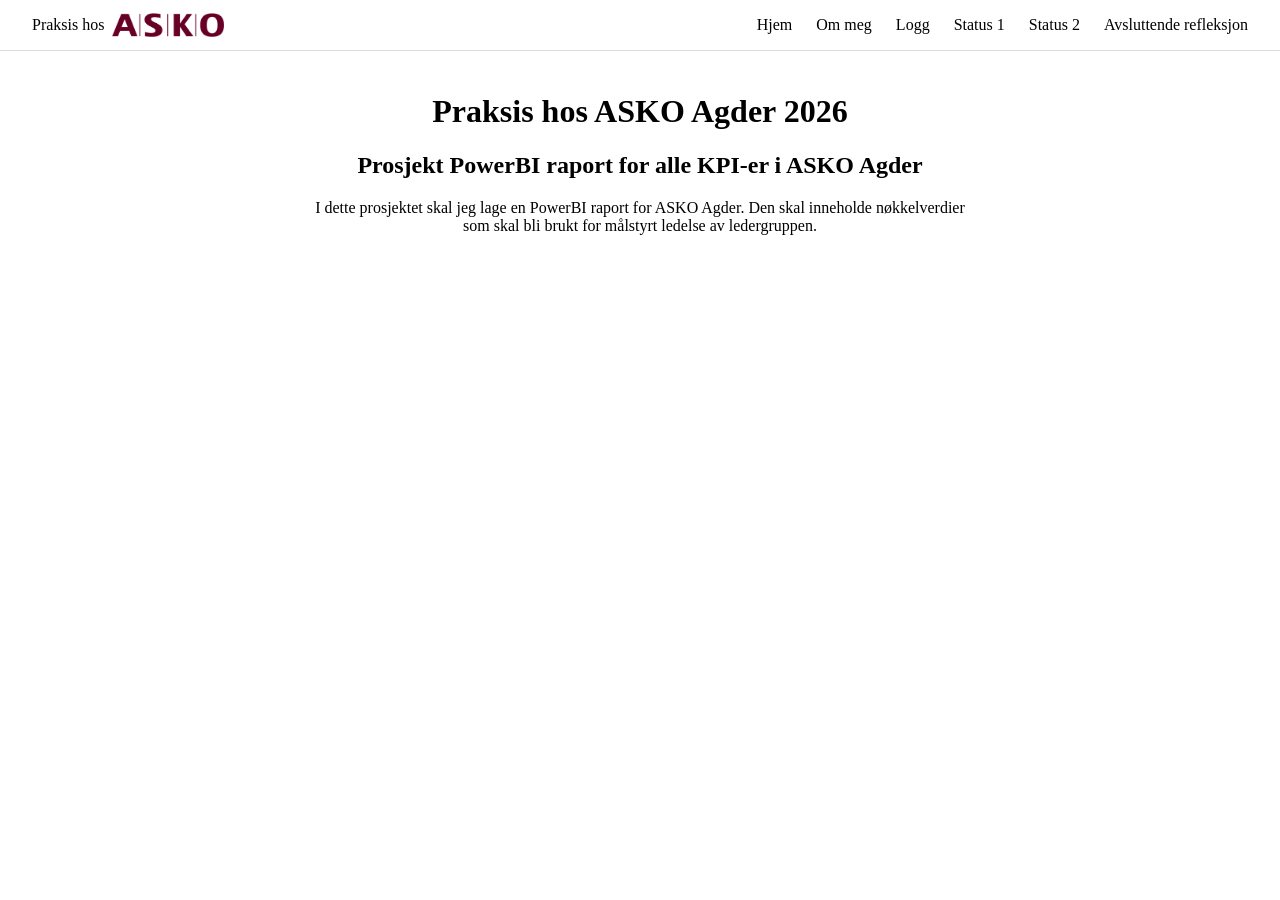
<file: index.html>
﻿<!doctype html>
<html lang="en">
  <head>
    <meta charset="UTF-8" />
    <meta name="viewport" content="width=device-width, initial-scale=1.0" />
    <title>Nettside Praksis 2</title>
    <link rel="stylesheet" href="./css/felles/navbar.css" />
    <link rel="stylesheet" href="./css/enkelt-side/Index.css" />
  </head>
  <body>
    <div data-navbar></div>
    <main class="home-page">
      <h1>Praksis hos ASKO Agder 2026</h1>
      <h2>Prosjekt PowerBI raport for alle KPI-er i ASKO Agder</h2>
      <p>
        I dette prosjektet skal jeg lage en PowerBI raport for ASKO Agder. 
        Den skal inneholde nøkkelverdier som skal bli brukt for målstyrt ledelse av ledergruppen.
      </p>
    </main>
    <script src="./js/navbar.js"></script>
  </body>
</html>
</file>
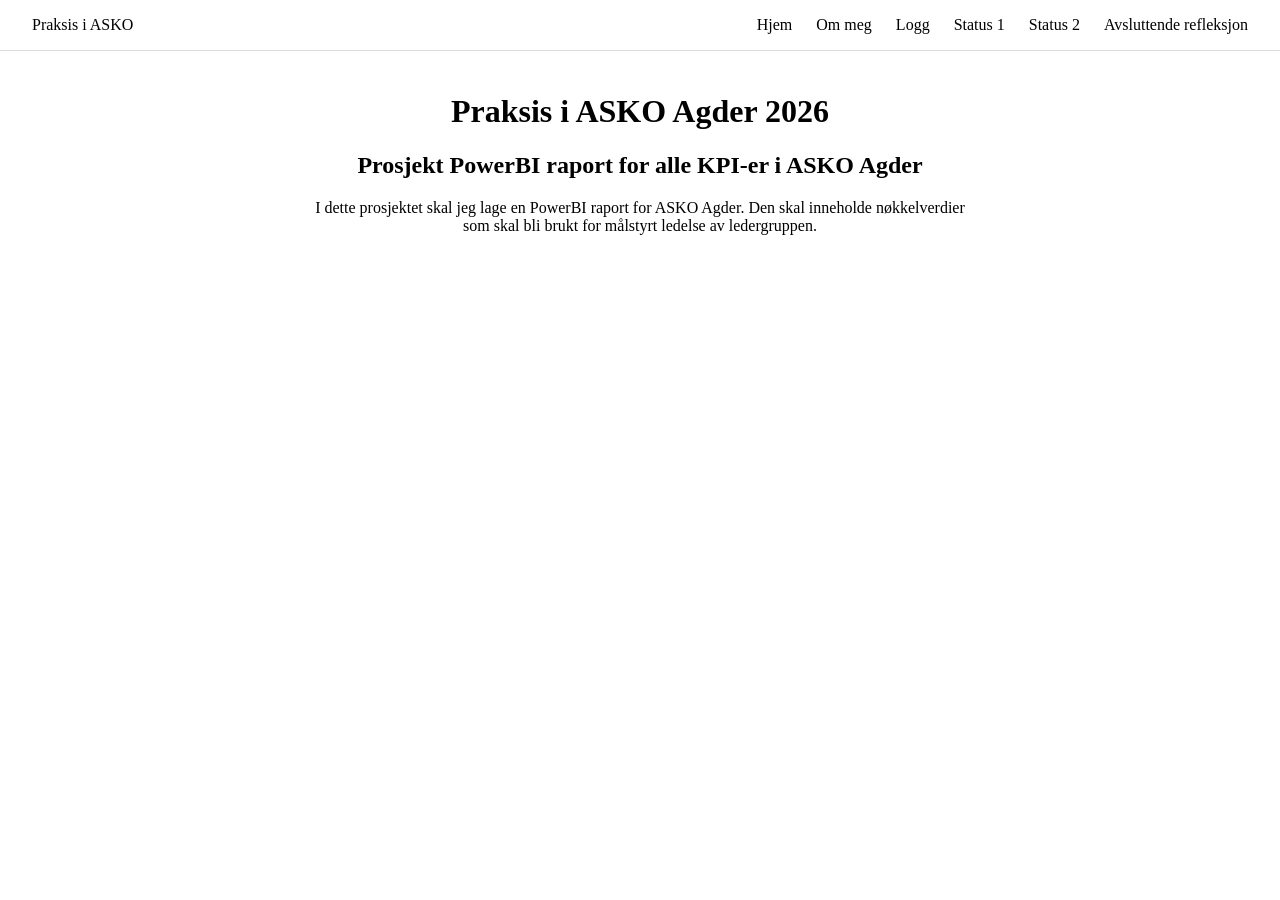
<file: html/index.html>
<!doctype html>
<html lang="en">
  <head>
    <meta charset="UTF-8" />
    <meta name="viewport" content="width=device-width, initial-scale=1.0" />
    <title>Nettside Praksis 2</title>
    <link rel="stylesheet" href="../css/felles/navbar.css" />
    <link rel="stylesheet" href="../css/enkelt-side/Index.css" />
  </head>
  <body>
    <div data-navbar></div>
    <main class="home-page">
      <h1>Praksis i ASKO Agder 2026</h1>
      <h2>Prosjekt PowerBI raport for alle KPI-er i ASKO Agder</h2>
      <p>
        I dette prosjektet skal jeg lage en PowerBI raport for ASKO Agder. 
        Den skal inneholde nøkkelverdier som skal bli brukt for målstyrt ledelse av ledergruppen.
      </p>
    </main>
    <script src="../js/navbar.js"></script>
  </body>
</html>
</file>
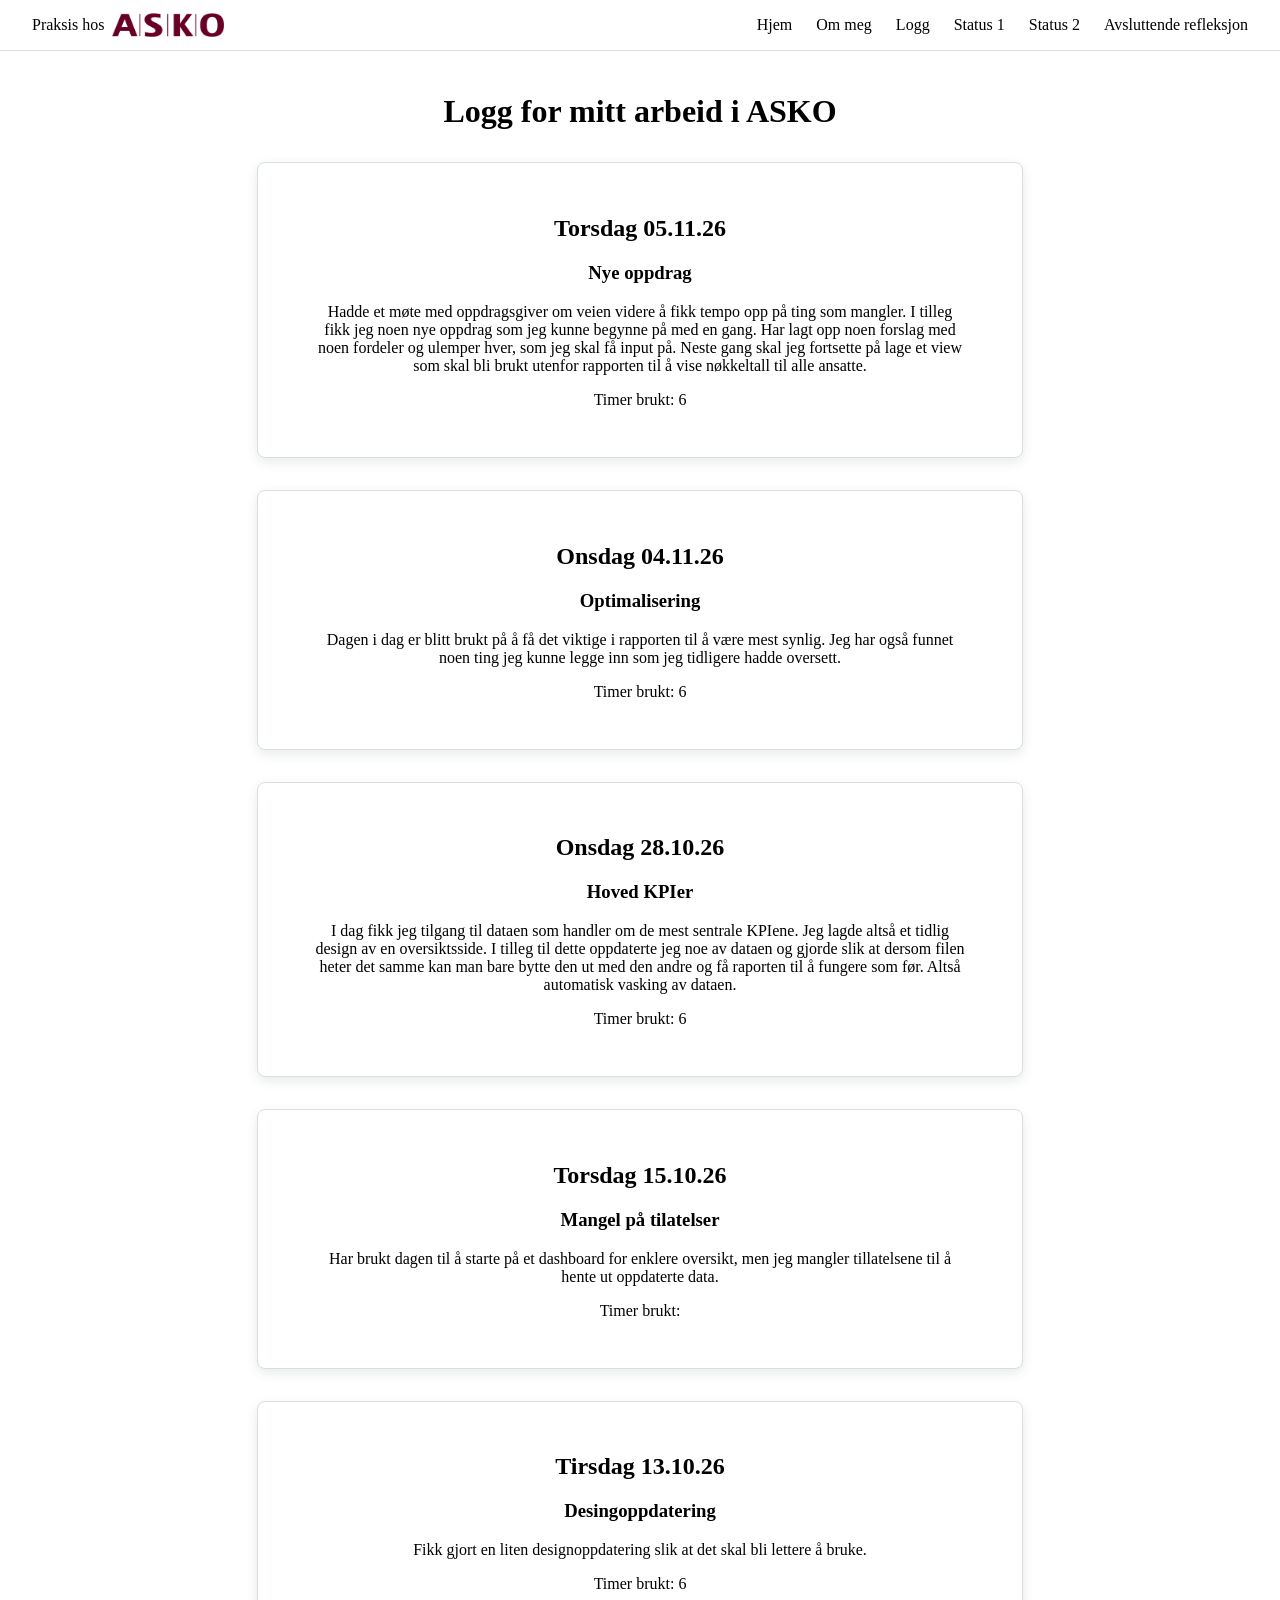
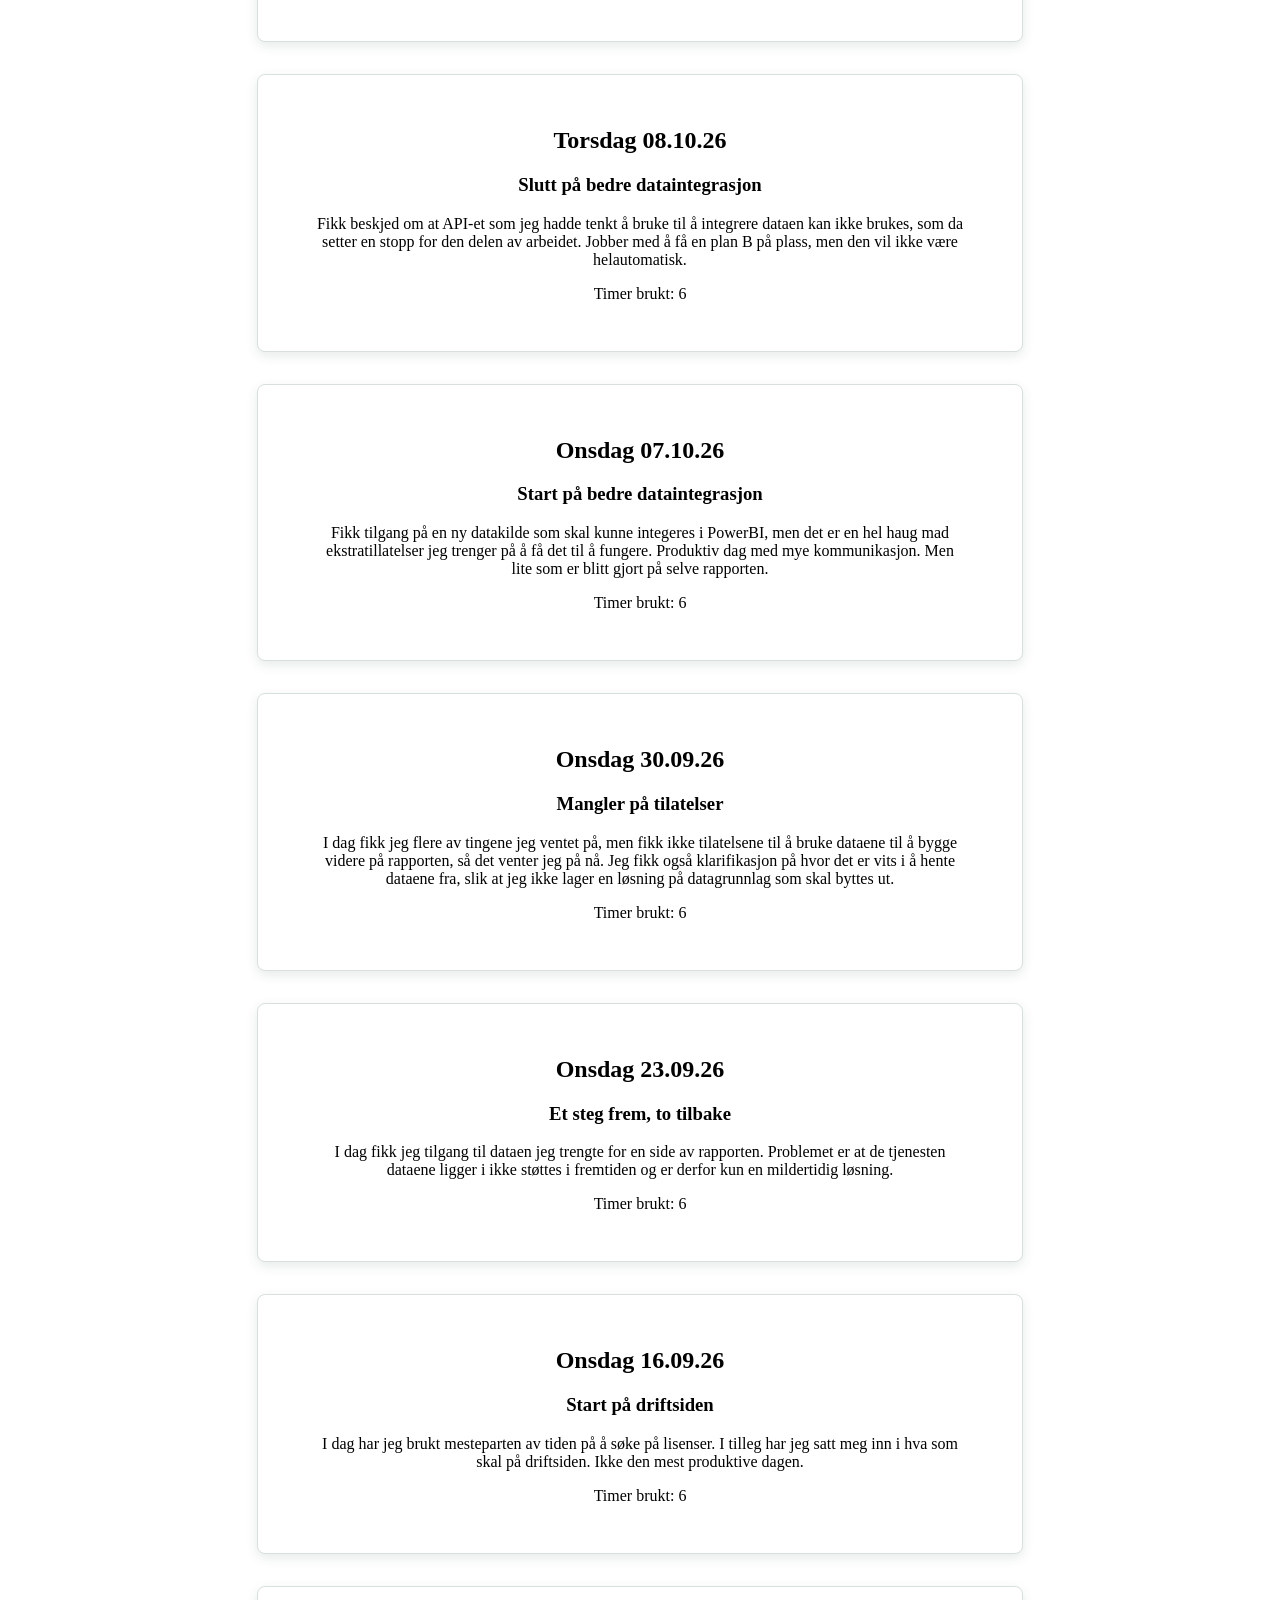
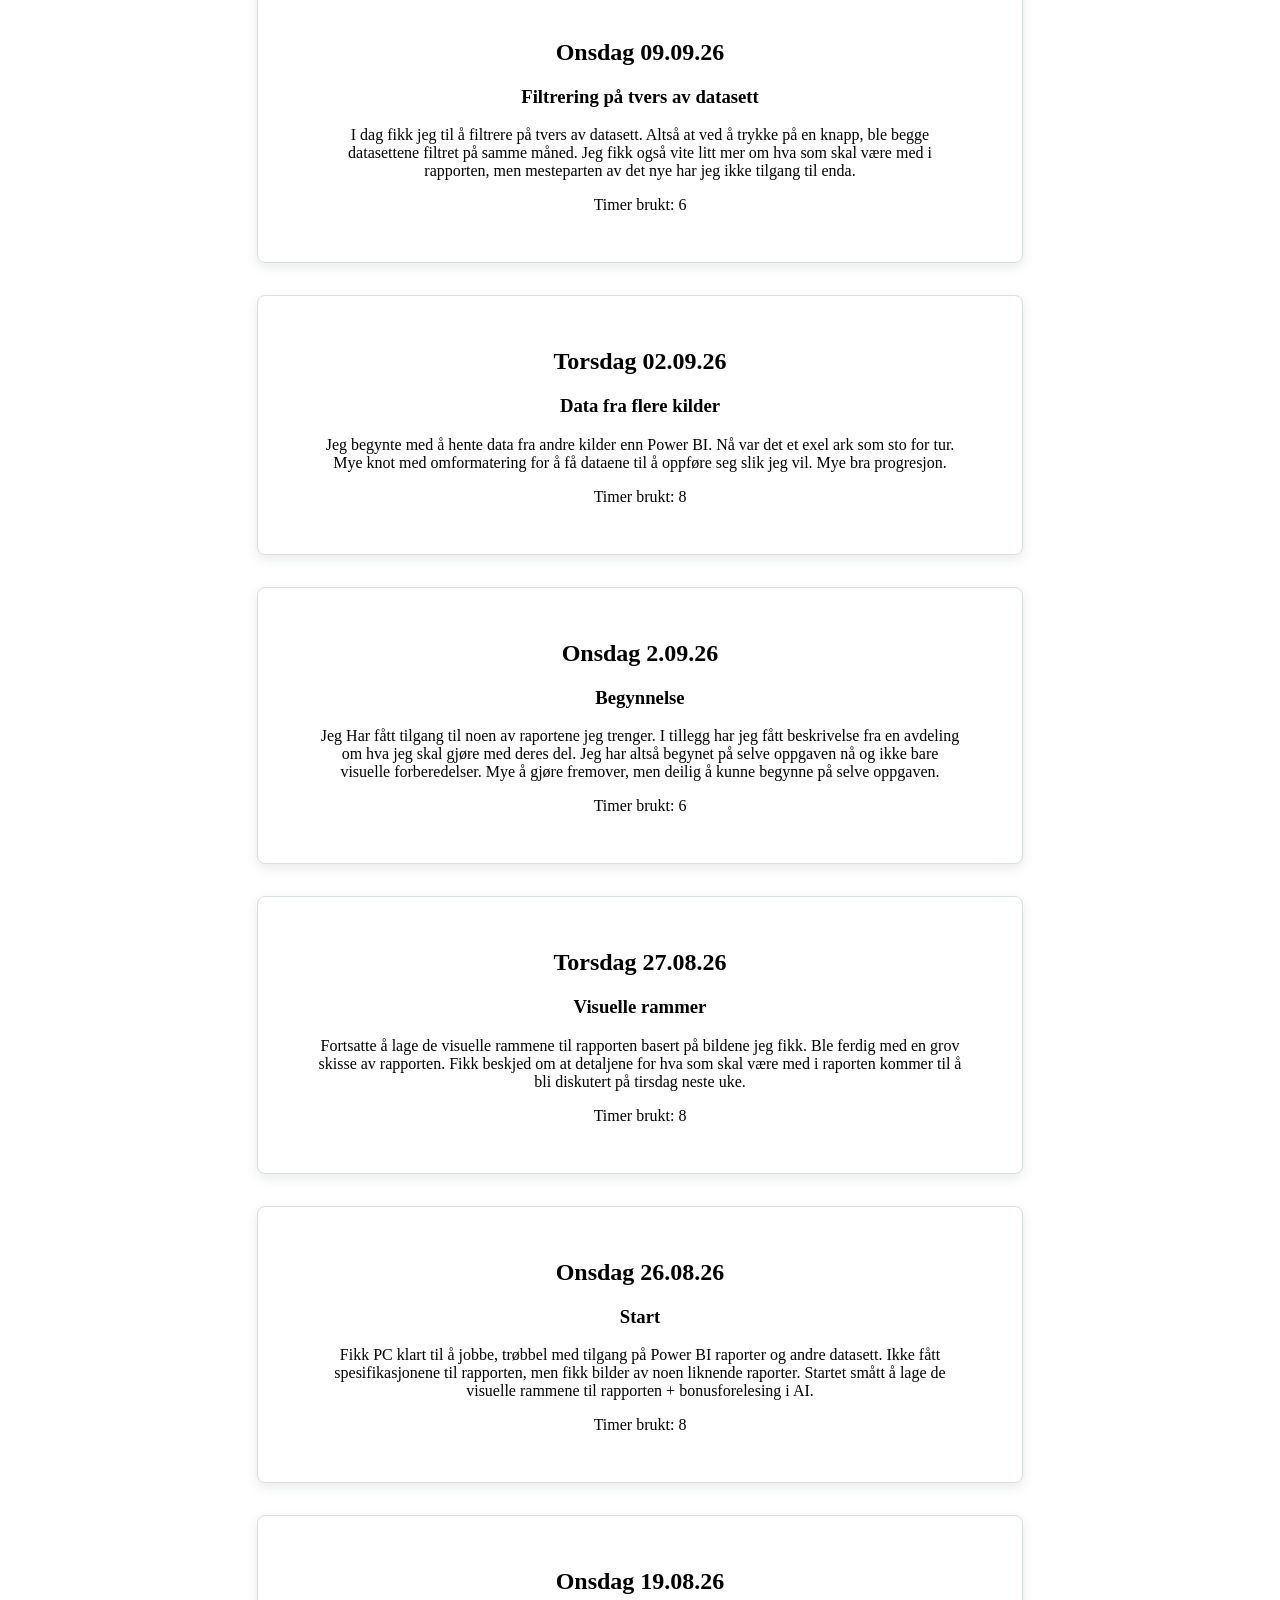
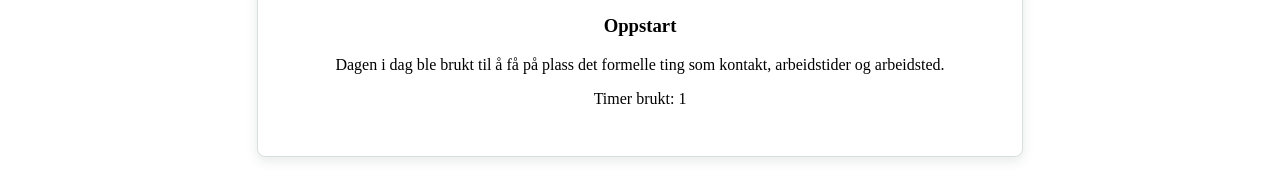
<file: logg.html>
﻿<!doctype html>
<html lang="no">
  <head>
    <meta charset="UTF-8" />
    <meta name="viewport" content="width=device-width, initial-scale=1.0" />
    <title>Logg | Nettside Praksis 2</title>
    <link rel="stylesheet" href="./css/felles/navbar.css" />
    <link rel="stylesheet" href="./css/enkelt-side/Logg.css" />
  </head>
  <body>
    <div data-navbar></div>
    <main class="logg-page">
      <header class="logg-intro">
        <h1>Logg for mitt arbeid i ASKO</h1>
      </header>

      <section class="logg-entries" aria-label="Logginnlegg">
        <!--Kopier denne delen-->
        <!-- 
        <article class="logg-entry">
          <div class="logg-content">
            <h2>Dag + Dato</h2>
            <h3>Oppsumering</h3>
            <p>
             Tekst om hva som ble gjort den dagen.  
            </p>
            <p>Timer brukt: </p>
          </div>
        </article> 
        -->
        
        
        <article class="logg-entry">
          <div class="logg-content">
            <h2>Torsdag 05.11.26</h2>
            <h3>Nye oppdrag</h3>
            <p>
             Hadde et møte med oppdragsgiver om veien videre å fikk tempo opp på ting som mangler.
             I tilleg fikk jeg noen nye oppdrag som jeg kunne begynne på med en gang.
             Har lagt opp noen forslag med noen fordeler og ulemper hver, som jeg skal få input på.
             Neste gang skal jeg fortsette på lage et view som skal bli brukt utenfor rapporten til å vise nøkkeltall til alle ansatte.
            </p>
            <p>Timer brukt: 6</p>
          </div>
        </article> 
       
        
        <article class="logg-entry">
          <div class="logg-content">
            <h2>Onsdag 04.11.26</h2>
            <h3>Optimalisering</h3>
            <p>
             Dagen i dag er blitt brukt på å få det viktige i rapporten til å være mest synlig.
             Jeg har også funnet noen ting jeg kunne legge inn som jeg tidligere hadde oversett.
            </p>
            <p>Timer brukt: 6</p>
          </div>
        </article> 
       

        <article class="logg-entry">
          <div class="logg-content">
            <h2>Onsdag 28.10.26</h2>
            <h3>Hoved KPIer</h3>
            <p>
             I dag fikk jeg tilgang til dataen som handler om de mest sentrale KPIene.
             Jeg lagde altså et tidlig design av en oversiktsside.
             I tilleg til dette oppdaterte jeg noe av dataen og gjorde slik at dersom filen heter det samme kan man bare bytte den ut med den andre og få raporten til å fungere som før.
             Altså automatisk vasking av dataen. 
            </p>
            <p>Timer brukt: 6</p>
          </div>
        </article> 
       
        
        <article class="logg-entry">
          <div class="logg-content">
            <h2>Torsdag 15.10.26</h2>
            <h3>Mangel på tilatelser</h3>
            <p>
             Har brukt dagen til å starte på et dashboard for enklere oversikt, men jeg mangler tillatelsene til å hente ut oppdaterte data.  
            </p>
            <p>Timer brukt: </p>
          </div>
        </article> 
       
        
        <article class="logg-entry">
          <div class="logg-content">
            <h2>Tirsdag 13.10.26</h2>
            <h3>Desingoppdatering</h3>
            <p>
             Fikk gjort en liten designoppdatering slik at det skal bli lettere å bruke. 
            </p>
            <p>Timer brukt: 6</p>
          </div>
        </article> 
       
        
        <article class="logg-entry">
          <div class="logg-content">
            <h2>Torsdag 08.10.26</h2>
            <h3>Slutt på bedre dataintegrasjon</h3>
            <p>
              Fikk beskjed om at API-et som jeg hadde tenkt å bruke til å integrere dataen kan ikke brukes, som da setter en stopp for den delen av arbeidet.
              Jobber med å få en plan B på plass, men den vil ikke være helautomatisk.
            </p>
            <p>Timer brukt: 6</p>
          </div>
        </article> 
       

        <article class="logg-entry">
          <div class="logg-content">
            <h2>Onsdag 07.10.26</h2>
            <h3>Start på bedre dataintegrasjon</h3>
            <p>
             Fikk tilgang på en ny datakilde som skal kunne integeres i PowerBI, men det er en hel haug mad ekstratillatelser jeg trenger på å få det til å fungere.
             Produktiv dag med mye kommunikasjon.
             Men lite som er blitt gjort på selve rapporten.
            </p>
            <p>Timer brukt: 6</p>
          </div>
        </article> 
       

        <article class="logg-entry">
          <div class="logg-content">
            <h2>Onsdag 30.09.26</h2>
            <h3>Mangler på tilatelser</h3>
            <p>
             I dag fikk jeg flere av tingene jeg ventet på, men fikk ikke tilatelsene til å bruke dataene til å bygge videre på rapporten, så det venter jeg på nå.
             Jeg fikk også klarifikasjon på hvor det er vits i å hente dataene fra, slik at jeg ikke lager en løsning på datagrunnlag som skal byttes ut. 
            </p>
            <p>Timer brukt: 6</p>
          </div>
        </article> 

        <article class="logg-entry">
          <div class="logg-content">
            <h2>Onsdag 23.09.26</h2>
            <h3>Et steg frem, to tilbake</h3>
            <p>
             I dag fikk jeg tilgang til dataen jeg trengte for en side av rapporten.
             Problemet er at de tjenesten dataene ligger i ikke støttes i fremtiden og er derfor kun en mildertidig løsning.  
            </p>
            <p>Timer brukt: 6</p>
          </div>
        </article> 
       

        <article class="logg-entry">
          <div class="logg-content">
            <h2>Onsdag 16.09.26</h2>
            <h3>Start på driftsiden</h3>
            <p>
             I dag har jeg brukt mesteparten av tiden på å søke på lisenser. 
             I tilleg har jeg satt meg inn i hva som skal på driftsiden. 
             Ikke den mest produktive dagen. 
            </p>
            <p>Timer brukt: 6</p>
          </div>
        </article>

        <article class="logg-entry">
          <div class="logg-content">
            <h2>Onsdag 09.09.26</h2>
            <h3>Filtrering på tvers av datasett</h3>
            <p>
             I dag fikk jeg til å filtrere på tvers av datasett.
             Altså at ved å trykke på en knapp, ble begge datasettene filtret på samme måned.
             Jeg fikk også vite litt mer om hva som skal være med i rapporten, men mesteparten av det nye har jeg ikke tilgang til enda.  
            </p>
            <p>Timer brukt: 6</p>
          </div>
        </article>


         <article class="logg-entry">
          <div class="logg-content">
            <h2>Torsdag 02.09.26</h2>
            <h3>Data fra flere kilder</h3>
            <p>
             Jeg begynte med å hente data fra andre kilder enn Power BI. 
             Nå var det et exel ark som sto for tur. 
             Mye knot med omformatering for å få dataene til å oppføre seg slik jeg vil. 
             Mye bra progresjon.
            </p>
            <p>Timer brukt: 8</p>
          </div>
        </article> 

        <article class="logg-entry">
          <div class="logg-content">
            <h2>Onsdag 2.09.26</h2>
            <h3>Begynnelse</h3>
            <p>
             Jeg Har fått tilgang til noen av raportene jeg trenger. 
             I tillegg har jeg fått beskrivelse fra en avdeling om hva jeg skal gjøre med deres del. 
             Jeg har altså begynet på selve oppgaven nå og ikke bare visuelle forberedelser. 
             Mye å gjøre fremover, men deilig å kunne begynne på selve oppgaven.
            </p>
            <p>Timer brukt: 6</p>
          </div>
        </article> 

        <article class="logg-entry">
          <div class="logg-content">
            <h2>Torsdag 27.08.26</h2>
            <h3>Visuelle rammer</h3>
            <p>
             Fortsatte å lage de visuelle rammene til rapporten basert på bildene jeg fikk. 
             Ble ferdig med en grov skisse av rapporten. 
             Fikk beskjed om at detaljene for hva som skal være med i raporten kommer til å bli diskutert på tirsdag neste uke.
            </p>
            <p>Timer brukt: 8</p>
          </div>
        </article>
        
        <article class="logg-entry">
          <div class="logg-content">
            <h2>Onsdag 26.08.26</h2>
            <h3>Start</h3>
            <p>
             Fikk PC klart til å jobbe, trøbbel med tilgang på Power BI raporter og andre datasett. 
             Ikke fått spesifikasjonene til rapporten, men fikk bilder av noen liknende raporter. 
             Startet smått å lage de visuelle rammene til rapporten + bonusforelesing i AI.
            </p>
            <p>Timer brukt: 8</p>
          </div>
        </article>

        <article class="logg-entry">
          <div class="logg-content">
            <h2>Onsdag 19.08.26</h2>
            <h3>Oppstart</h3>
            <p>
              Dagen i dag ble brukt til å få på plass det formelle ting som kontakt, arbeidstider og arbeidsted.
            </p>
            <p>Timer brukt: 1</p>
          </div>
        </article>
    
        </section>
    </main>
    <script src="./js/navbar.js"></script>
  </body>
</html>
</file>
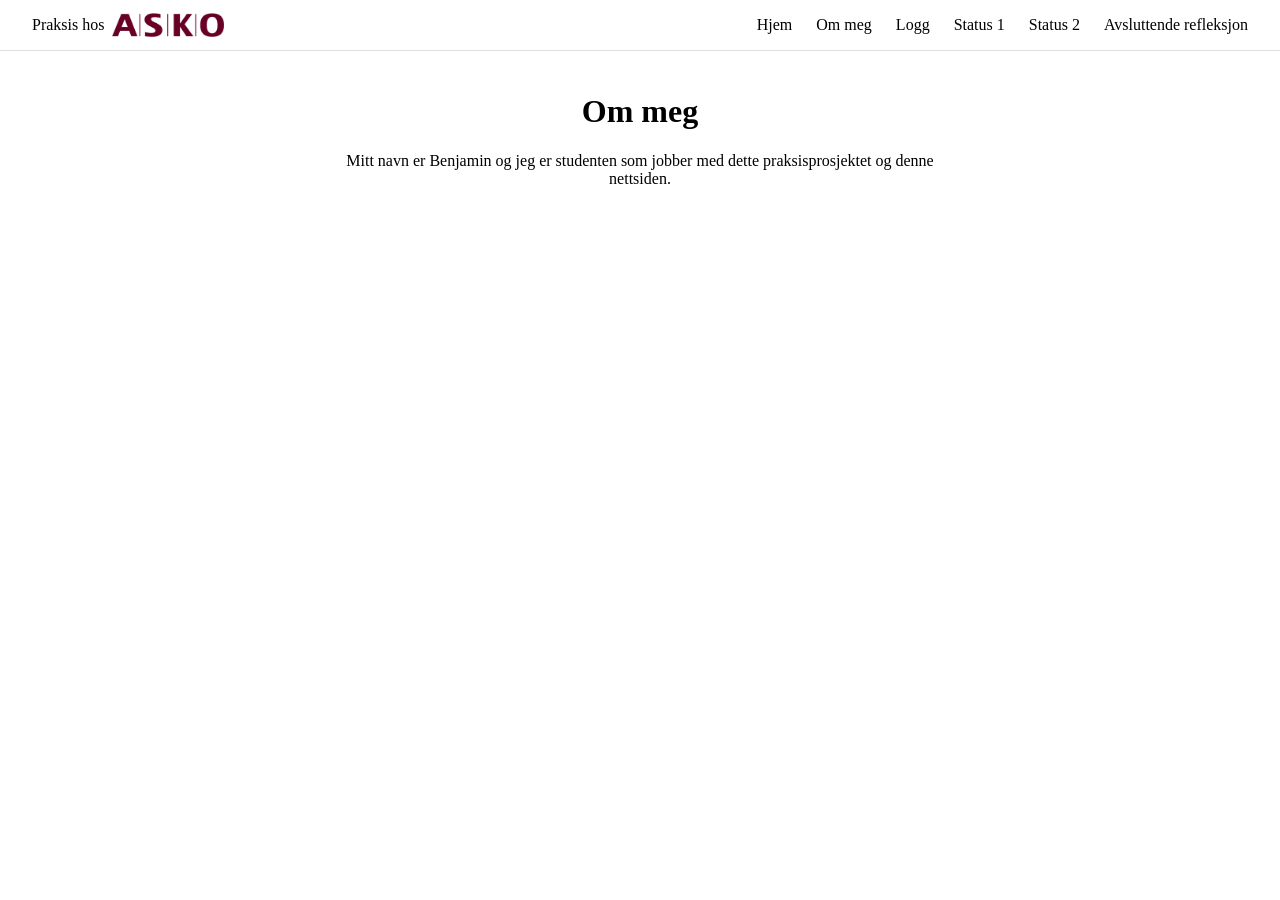
<file: om-meg.html>
﻿<!doctype html>
<html lang="no">
  <head>
    <meta charset="UTF-8" />
    <meta name="viewport" content="width=device-width, initial-scale=1.0" />
    <title>Om meg | Nettside Praksis 2</title>
    <link rel="stylesheet" href="./css/felles/navbar.css" />
    <link rel="stylesheet" href="./css/enkelt-side/om-meg.css" />
  </head>
  <body>
    <div data-navbar></div>
    <main>
      <div class="om-meg">
        <h1>Om meg</h1>
        <p>
        Mitt navn er Benjamin og jeg er studenten som jobber med dette praksisprosjektet og denne nettsiden.
        </p>
      </div>
    </main>
    <script src="./js/navbar.js"></script>
  </body>
</html>
</file>
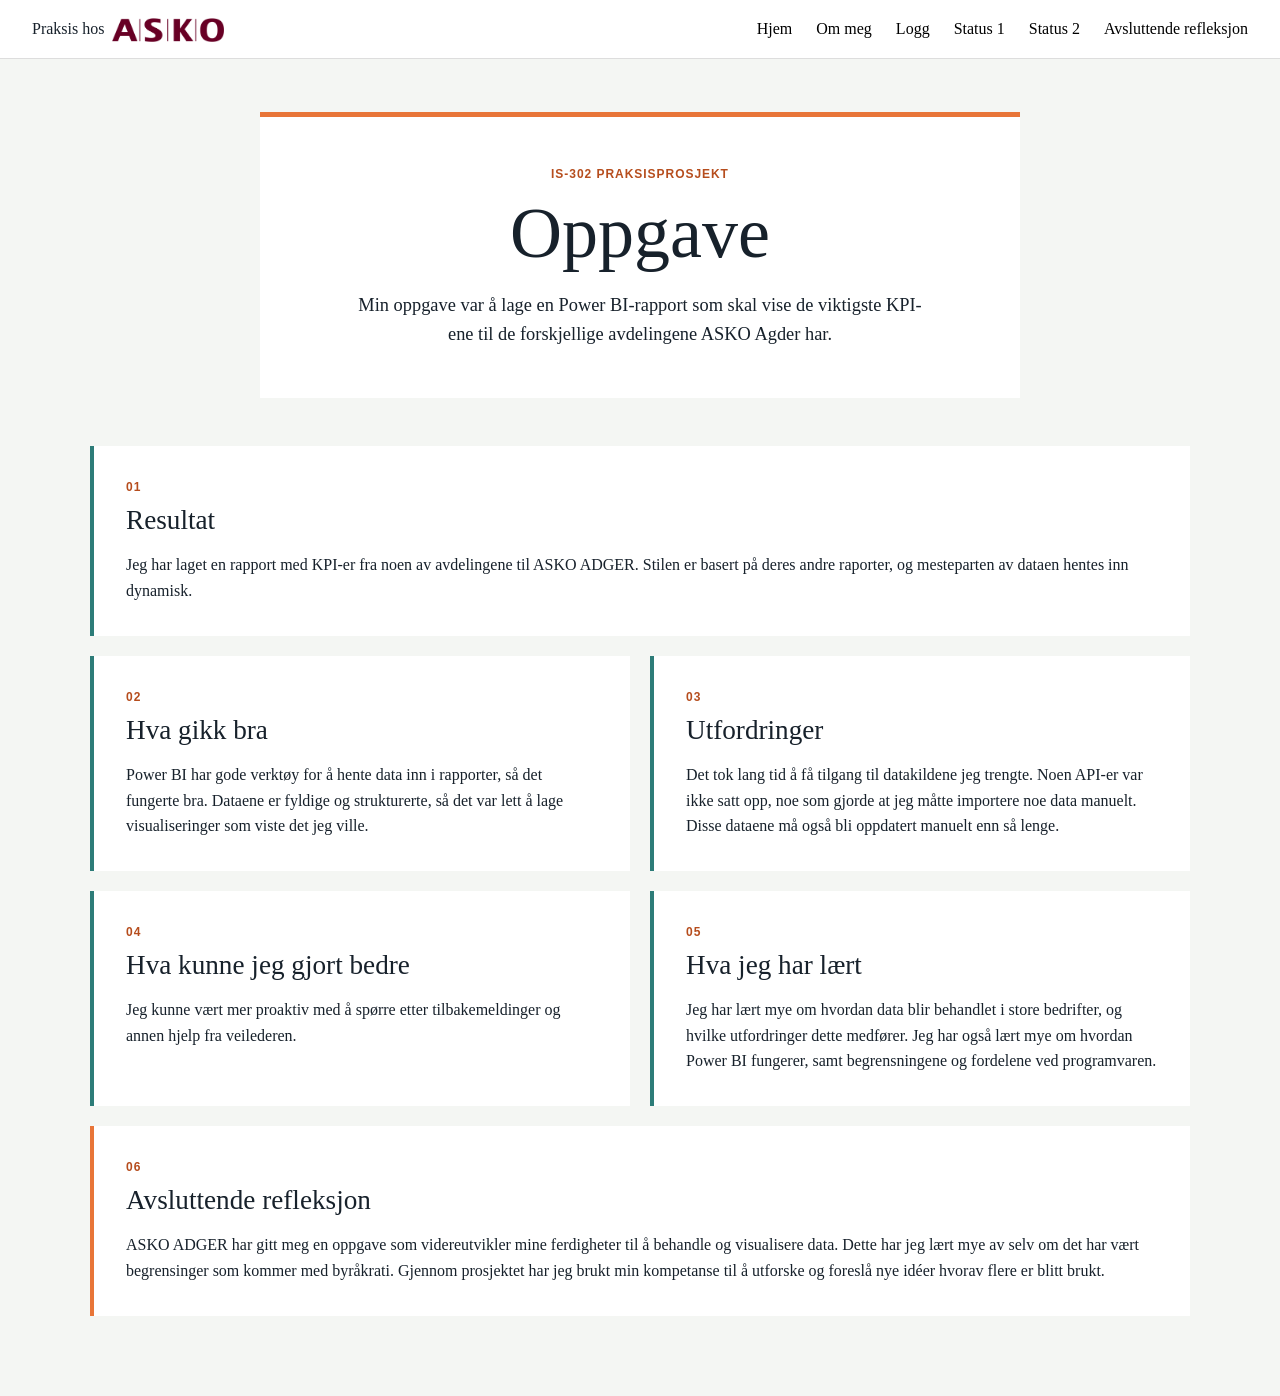
<file: refleksjon.html>
<!doctype html>
<html lang="no">
	<head>
		<meta charset="UTF-8" />
		<meta name="viewport" content="width=device-width, initial-scale=1.0" />
		<title>Prosjektoppsummering | Nettside Praksis 2</title>
		<link rel="stylesheet" href="./css/felles/navbar.css" />
		<link rel="stylesheet" href="./css/enkelt-side/Refleksjon.css" />
	</head>
	<body>
		<div data-navbar></div>

		<main class="summary-page">
			<header class="summary-hero">
				<p class="eyebrow">IS-302 praksisprosjekt</p>
				<h1>Oppgave</h1>
				<p class="summary-intro">
					Min oppgave var å lage en Power BI-rapport som skal vise de viktigste KPI-ene til de forskjellige avdelingene ASKO Agder har.

				</p>
			</header>

			<div class="summary-grid">
				<section class="summary-section summary-section--wide" id="prosjektet">
					<p class="section-label">01</p>
					<h2>Resultat</h2>
					<p>
						Jeg har laget en rapport med KPI-er fra noen av avdelingene til ASKO ADGER.
                        Stilen er basert på deres andre raporter, og mesteparten av dataen hentes inn dynamisk.
					</p>
				</section>

				<section class="summary-section" id="arbeidsplassen">
					<p class="section-label">02</p>
					<h2>Hva gikk bra</h2>
					<p>
						Power BI har gode verktøy for å hente data inn i rapporter, så det fungerte bra.
                        Dataene er fyldige og strukturerte, så det var lett å lage visualiseringer som viste det jeg ville.
					</p>
				</section>

				<section class="summary-section" id="arbeidsprosess">
					<p class="section-label">03</p>
					<h2>Utfordringer</h2>
					<p>
						Det tok lang tid å få tilgang til datakildene jeg trengte.
						Noen API-er var ikke satt opp, noe som gjorde at jeg måtte importere noe data manuelt.
                        Disse dataene må også bli oppdatert manuelt enn så lenge.
					</p>
				</section>

				<section class="summary-section" id="utfordringer">
					<p class="section-label">04</p>
					<h2>Hva kunne jeg gjort bedre</h2>
					<p>
						Jeg kunne vært mer proaktiv med å spørre etter tilbakemeldinger og annen hjelp fra veilederen.
					</p>
				</section>

				<section class="summary-section" id="laering">
					<p class="section-label">05</p>
					<h2>Hva jeg har lært</h2>
					<p>
						Jeg har lært mye om hvordan data blir behandlet i store bedrifter, og hvilke utfordringer dette medfører.
                        Jeg har også lært mye om hvordan Power BI fungerer, samt begrensningene og fordelene ved programvaren.
					</p>
				</section>

			</div>

			<section class="reflection-box" id="avslutning">
				<p class="section-label">06</p>
				<h2>Avsluttende refleksjon</h2>
				<p>
					ASKO ADGER har gitt meg en oppgave som videreutvikler mine ferdigheter til å behandle og visualisere data.
                    Dette har jeg lært mye av selv om det har vært begrensinger som kommer med byråkrati.
                    Gjennom prosjektet har jeg brukt min kompetanse til å utforske og foreslå nye idéer hvorav flere er blitt brukt.
				</p>
			</section>
		</main>

		<script src="./js/navbar.js"></script>
	</body>
</html>
</file>
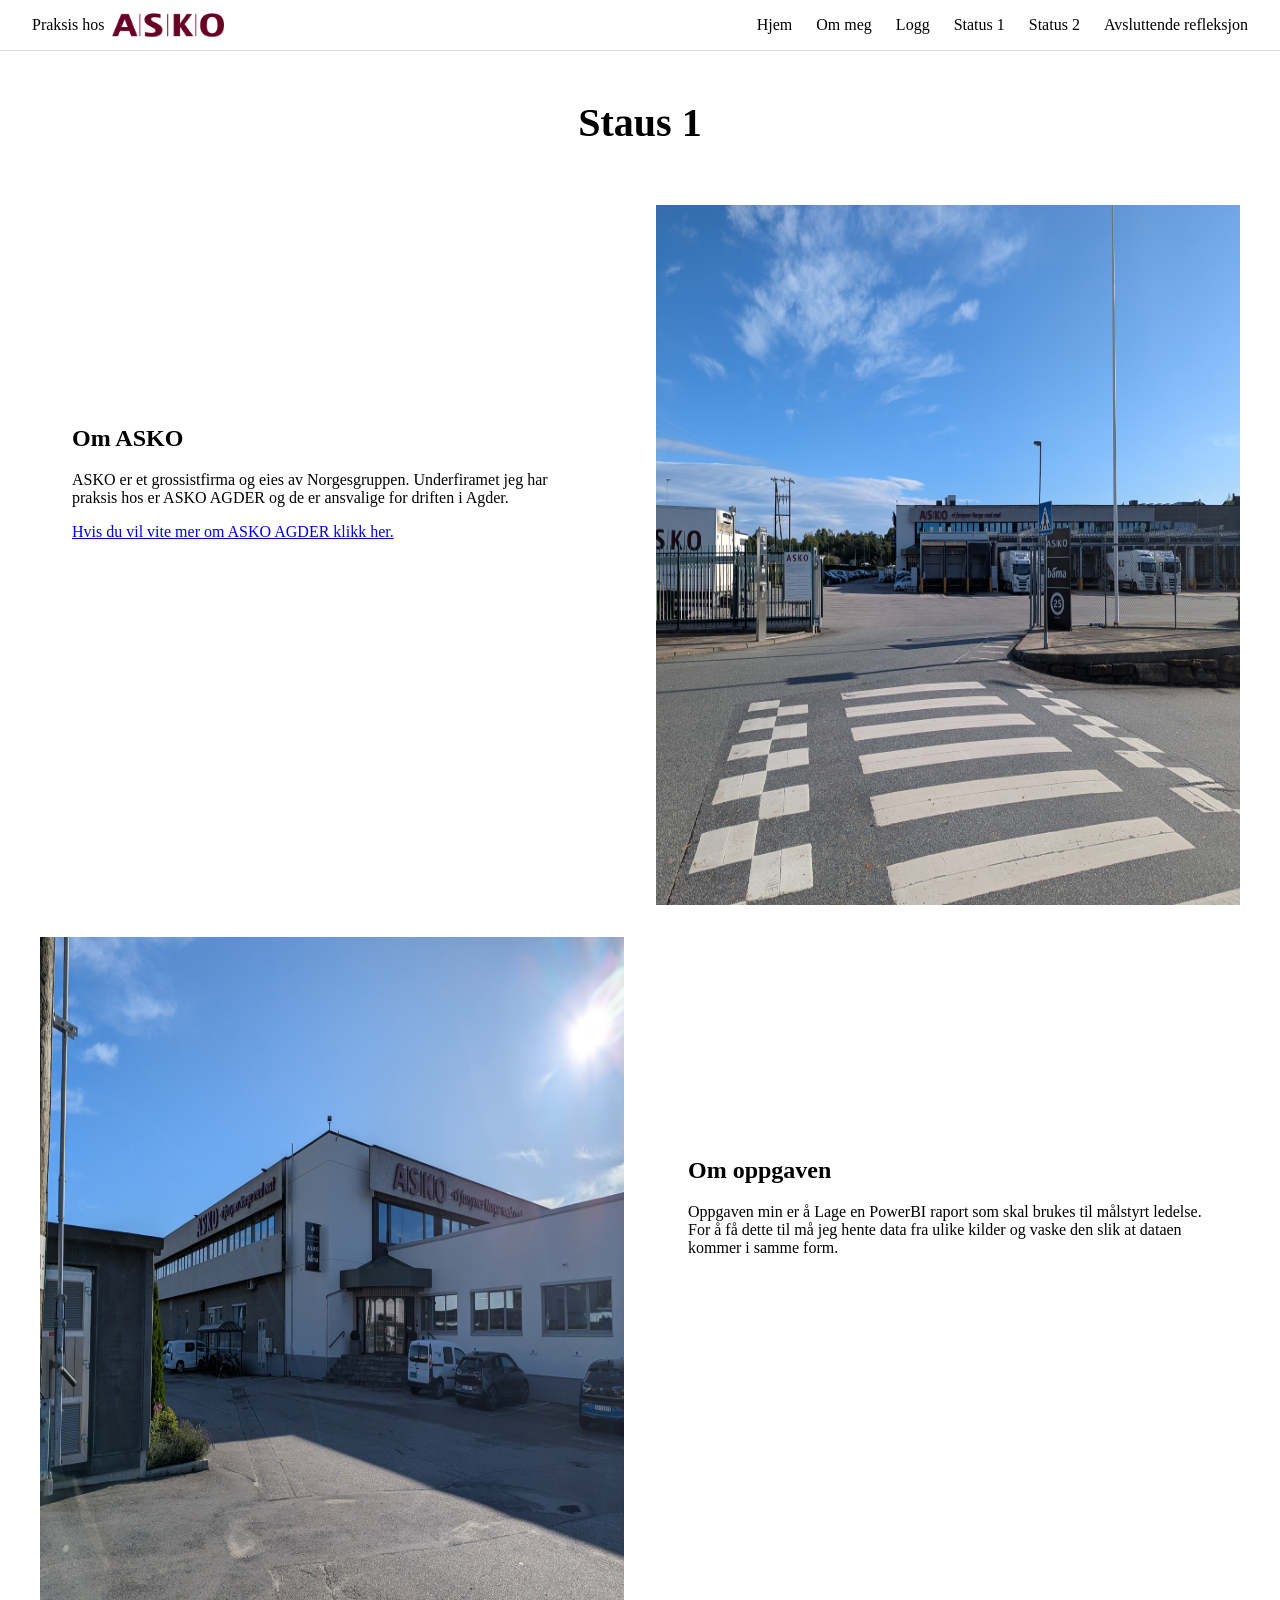
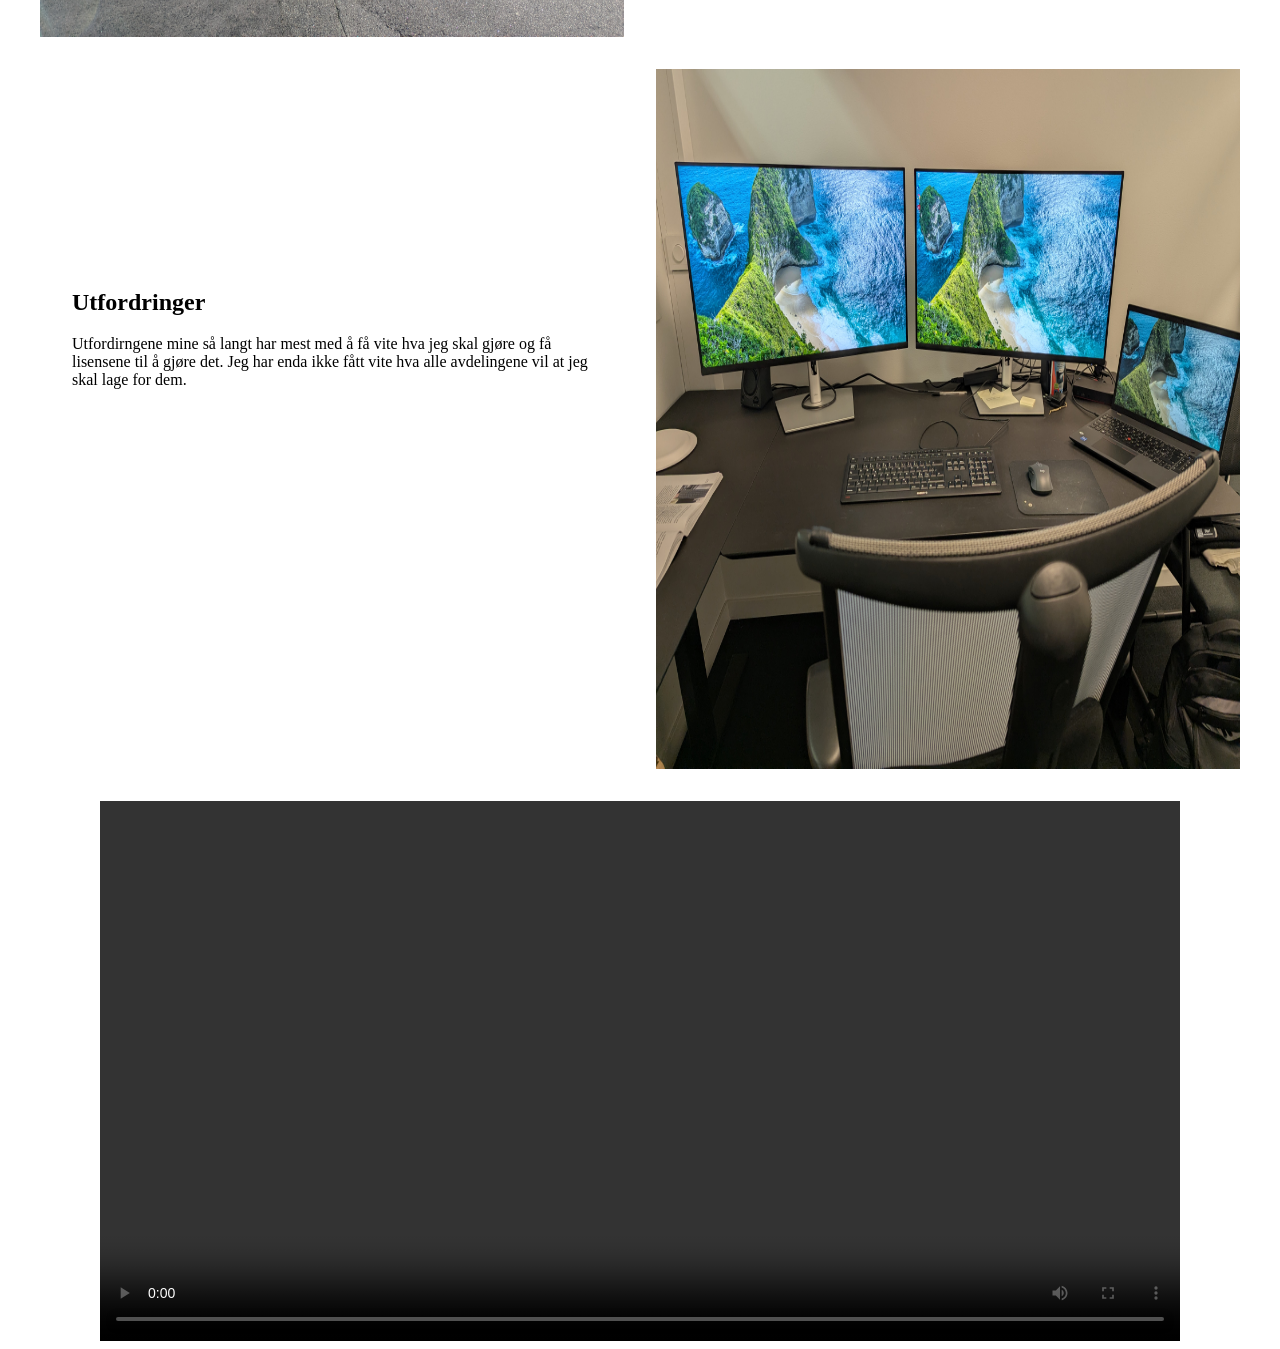
<file: status1.html>
<!doctype html>
<html lang="en">
  <head>
    <meta charset="UTF-8" />
    <meta name="viewport" content="width=device-width, initial-scale=1.0" />
    <title>Nettside Praksis 2</title>
    <link rel="stylesheet" href="./css/felles/navbar.css" />
    <link rel="stylesheet" href="./css/enkelt-side/Status.css" />
  </head>
  <body>
    <div data-navbar></div>
    <main class="Status">
      <h1>Staus 1</h1>
      <img class="Right-img" src="./Bilder/PXL_20260916_075404977.jpg" alt="">
      <article class="Left-box">
        <h2>Om ASKO</h2>
        <p>
          ASKO er et grossistfirma og eies av Norgesgruppen. 
          Underfiramet jeg har praksis hos er ASKO AGDER og de er ansvalige for driften i Agder.  
        </p>
        <a href="https://asko.no/kontakt-oss/vare-asko-selskap/asko-agder-as/">Hvis du vil vite mer om ASKO AGDER klikk her.</a>
      </article>
      <img class="Left-img" src="./Bilder/PXL_20260916_075501879.jpg" alt="">
      <article class="Right-box">
        <h2>Om oppgaven</h2>
        <p>
          Oppgaven min er å Lage en PowerBI raport som skal brukes til målstyrt ledelse. 
          For å få dette til må jeg hente data fra ulike kilder og vaske den slik at dataen kommer i samme form. 
        </p>
      </article>
      <img class="Right-img" src="./Bilder/PXL_20260916_075757038.jpg" alt="">
      <article class="Left-box">
        <h2>Utfordringer</h2>
        <p>
          Utfordirngene mine så langt har mest med å få vite hva jeg skal gjøre og få lisensene til å gjøre det.
          Jeg har enda ikke fått vite hva alle avdelingene vil at jeg skal lage for dem.
        </p>
      </article>
      <video width="90%" controls>
        <source src="Videoer/Status1-IS302.mp4" type="video/mp4">
      </video>
    </main>
    <script src="./js/navbar.js"></script>
  </body>
</html>
</file>
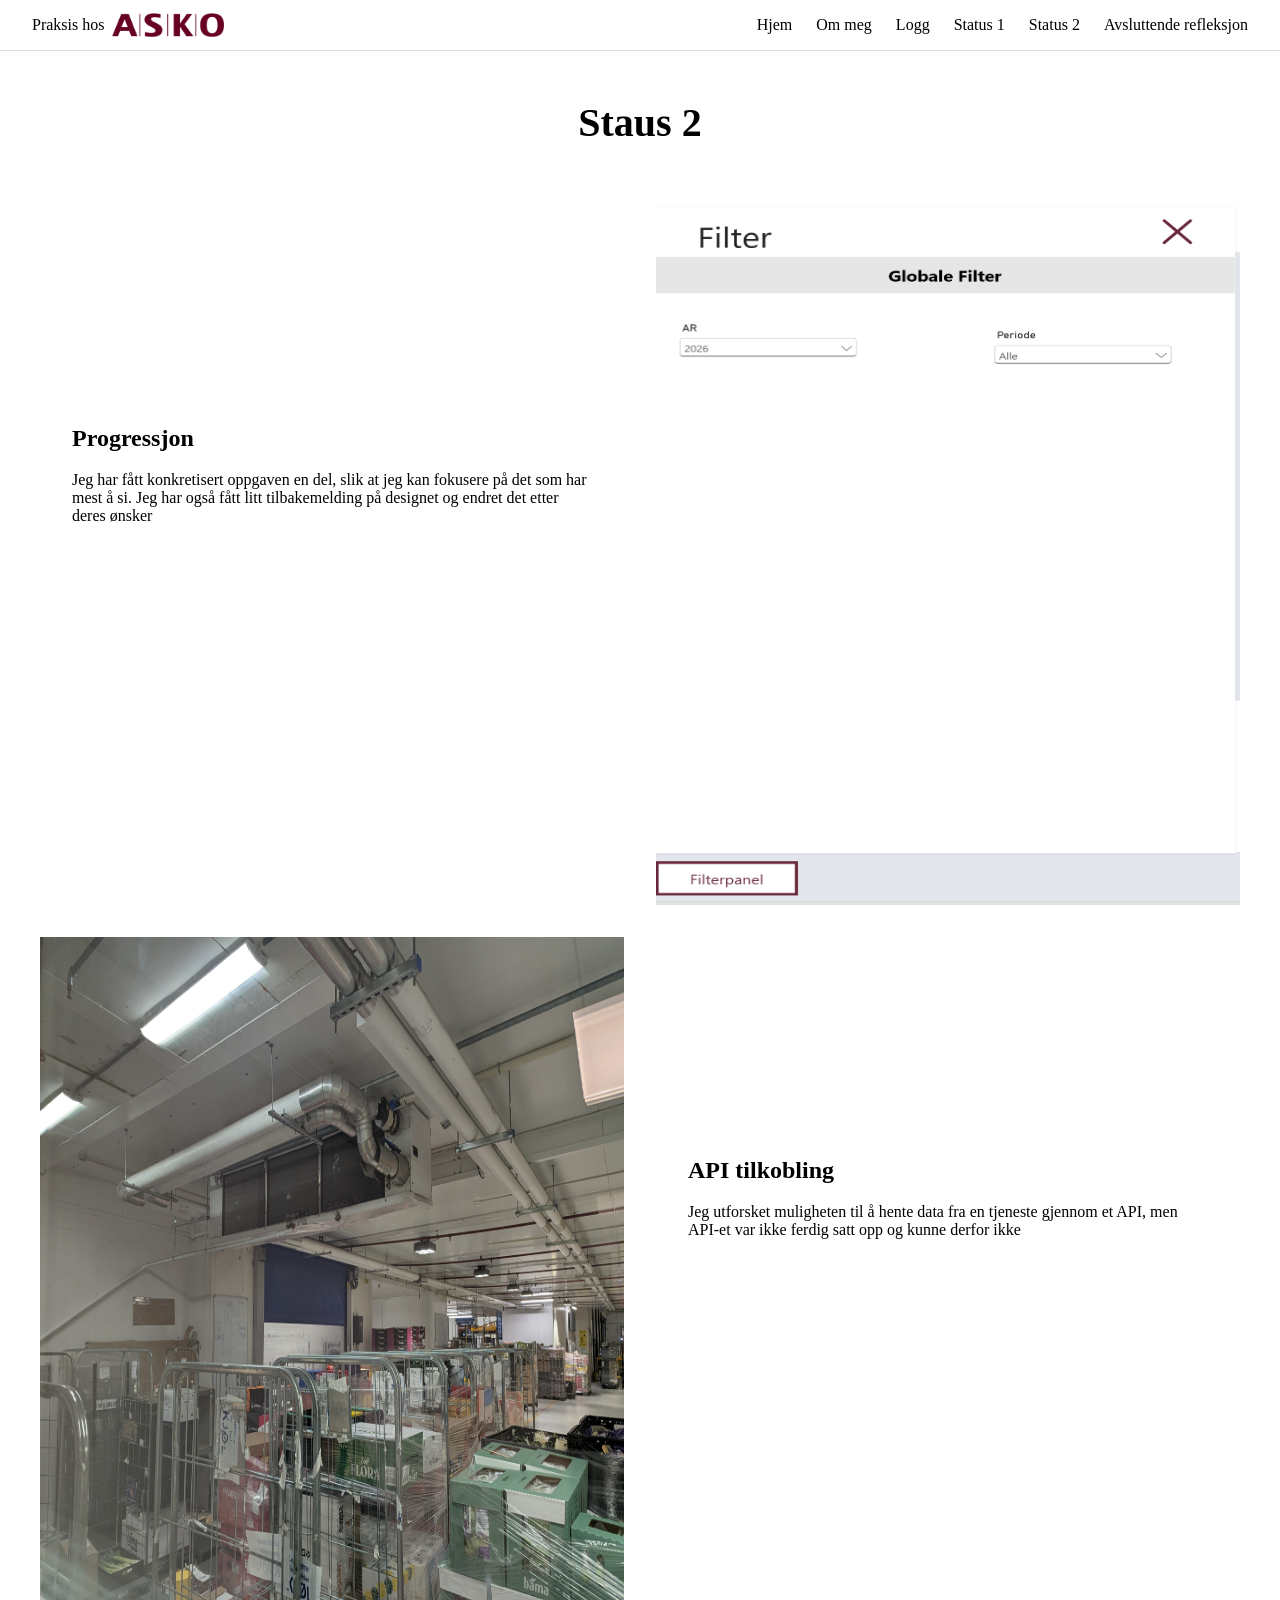
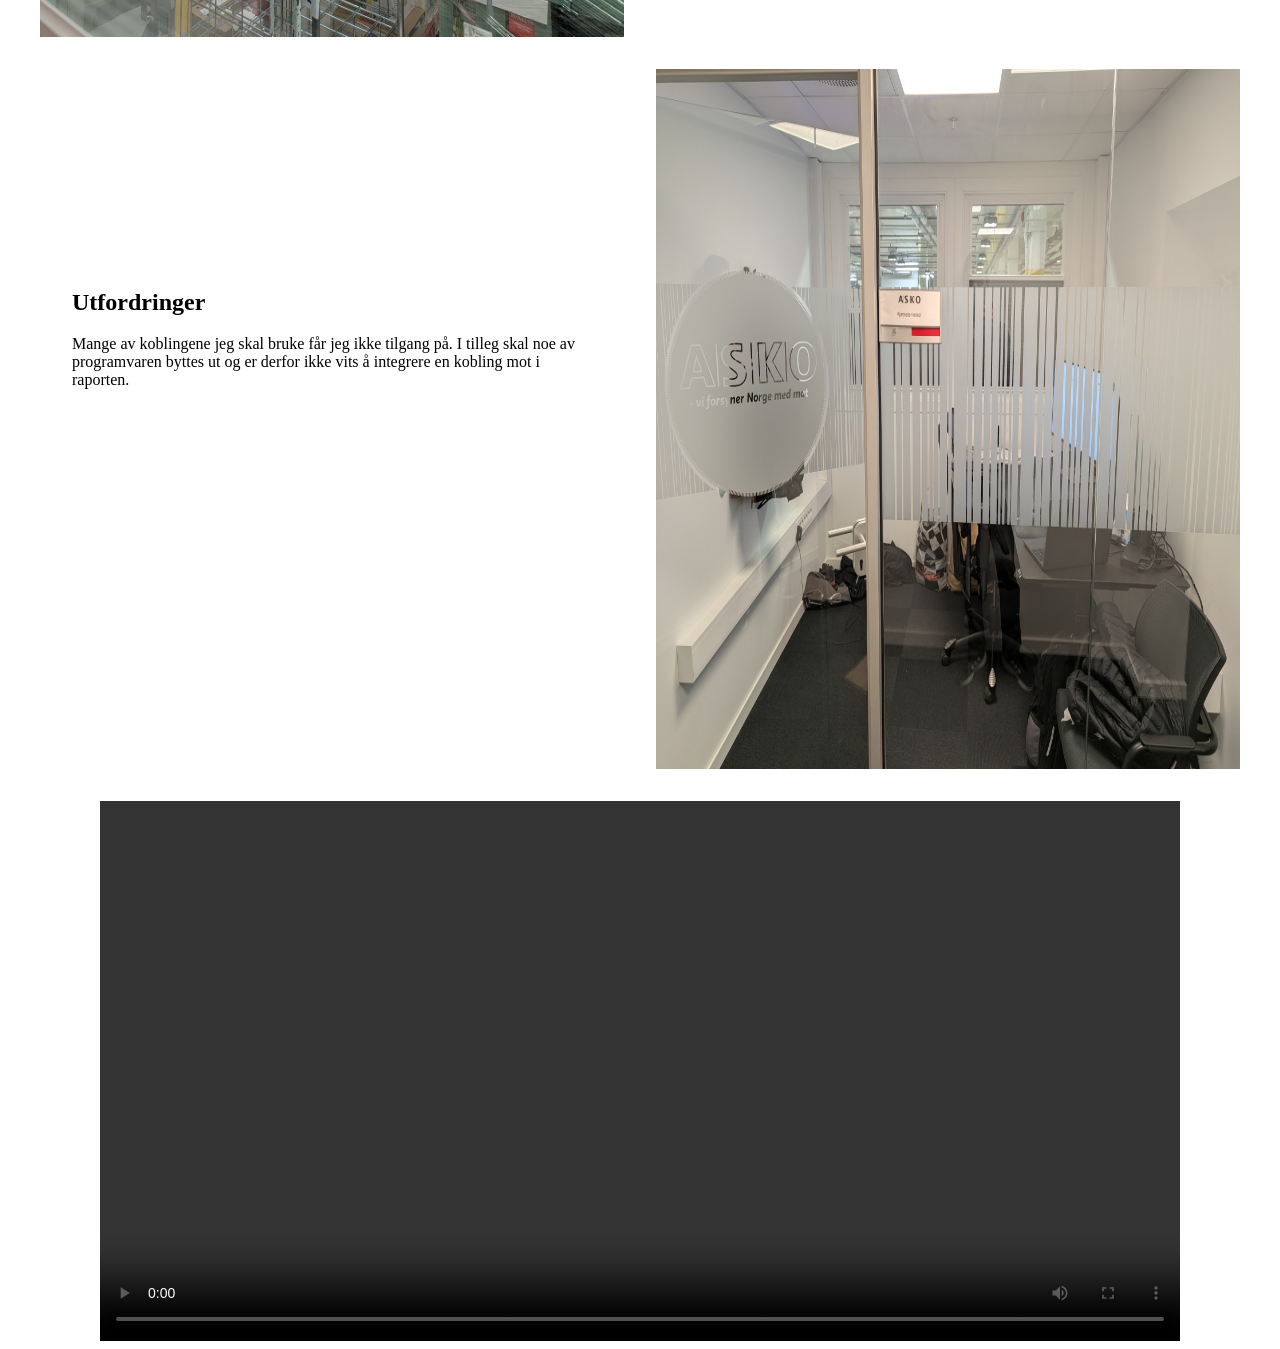
<file: status2.html>
<!doctype html>
<html lang="en">
  <head>
    <meta charset="UTF-8" />
    <meta name="viewport" content="width=device-width, initial-scale=1.0" />
    <title>Nettside Praksis 2</title>
    <link rel="stylesheet" href="./css/felles/navbar.css" />
    <link rel="stylesheet" href="./css/enkelt-side/Status.css" />
  </head>
  <body>
    <div data-navbar></div>
    <main class="Status">
      <h1>Staus 2</h1>
      <img class="Right-img" src="./Bilder/Skjermbilde 2026-10-15 105956.png" alt="">
      <article class="Left-box">
        <h2>Progressjon</h2>
        <p>
          Jeg har fått konkretisert oppgaven en del, slik at jeg kan fokusere på det som har mest å si.
          Jeg har også fått litt tilbakemelding på designet og endret det etter deres ønsker
        </p>
      </article>
      <img class="Left-img" src="./Bilder/PXL_20261015_113814646.MP.jpg" alt="">
      <article class="Right-box">
        <h2>API tilkobling</h2>
        <p>
            Jeg utforsket muligheten til å hente data fra en tjeneste gjennom et API, men API-et var ikke ferdig satt opp og kunne derfor ikke        
        </p>
      </article>
      <img class="Right-img" src="./Bilder/PXL_20261015_090414386.jpg" alt="">
      <article class="Left-box">
        <h2>Utfordringer</h2>
        <p>
          Mange av koblingene jeg skal bruke får jeg ikke tilgang på.
          I tilleg skal noe av programvaren byttes ut og er derfor ikke vits å integrere en kobling mot i raporten.
        </p>
      </article>
      <video width="90%" controls>
        <source src="Videoer/Status2-IS302.mp4" type="video/mp4">
      </video>
    </main>
    <script src="./js/navbar.js"></script>
  </body>
</html>
</file>
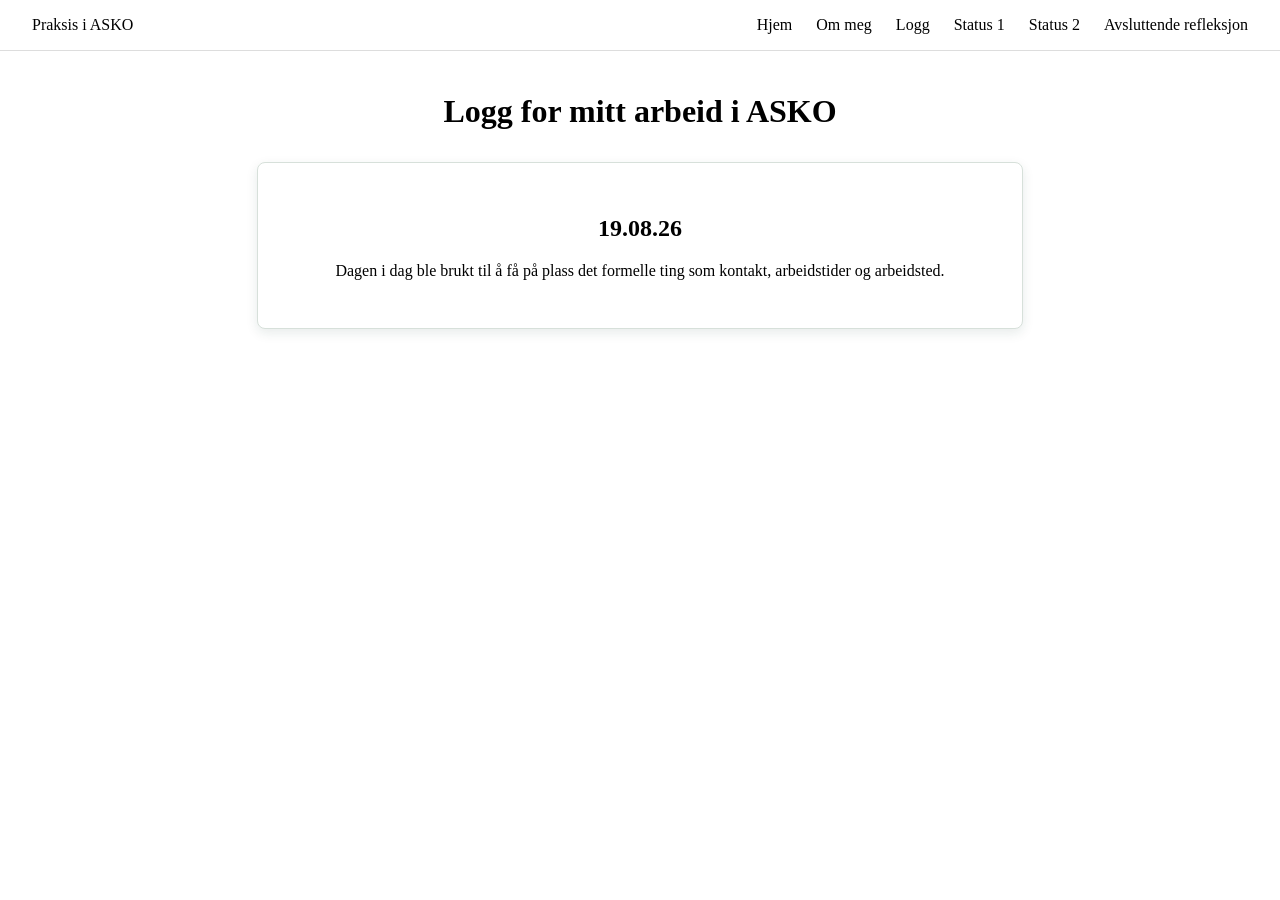
<file: html/logg.html>
<!doctype html>
<html lang="no">
  <head>
    <meta charset="UTF-8" />
    <meta name="viewport" content="width=device-width, initial-scale=1.0" />
    <title>Logg | Nettside Praksis 2</title>
    <link rel="stylesheet" href="../css/felles/navbar.css" />
    <link rel="stylesheet" href="../css/enkelt-side/Logg.css" />
  </head>
  <body>
    <div data-navbar></div>
    <main class="logg-page">
      <header class="logg-intro">
        <h1>Logg for mitt arbeid i ASKO</h1>
      </header>

      <section class="logg-entries" aria-label="Logginnlegg">
        <!--Kopier denne delen-->
        <article class="logg-entry">
          <div class="logg-content">
            <h2>19.08.26</h2>
            <p>
              Dagen i dag ble brukt til å få på plass det formelle ting som kontakt, arbeidstider og arbeidsted.
            </p>
          </div>
        </article>
        <!---->
    
        </section>
    </main>
    <script src="../js/navbar.js"></script>
  </body>
</html>
</file>
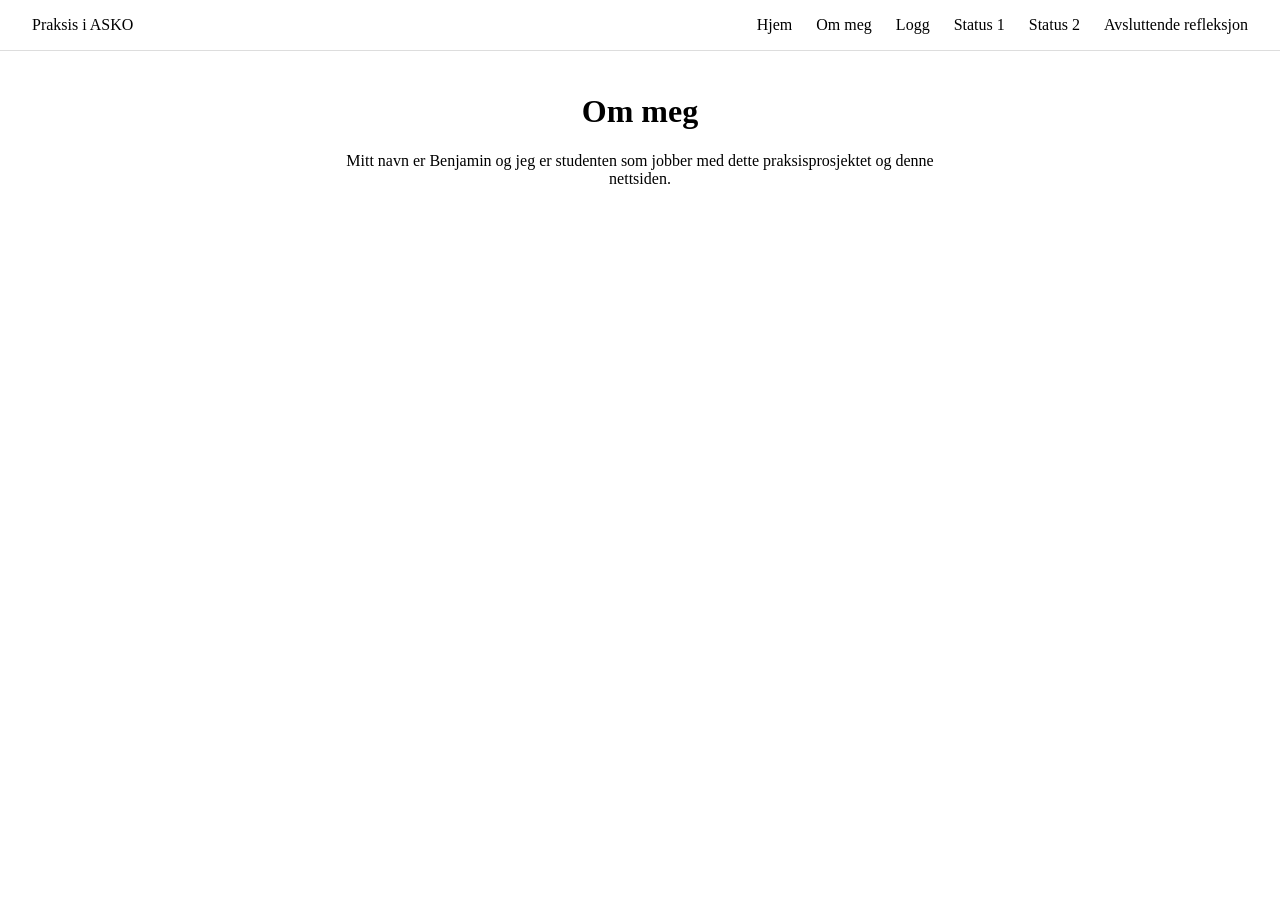
<file: html/om-meg.html>
<!doctype html>
<html lang="no">
  <head>
    <meta charset="UTF-8" />
    <meta name="viewport" content="width=device-width, initial-scale=1.0" />
    <title>Om meg | Nettside Praksis 2</title>
    <link rel="stylesheet" href="../css/felles/navbar.css" />
    <link rel="stylesheet" href="../css/enkelt-side/om-meg.css" />
  </head>
  <body>
    <div data-navbar></div>
    <main>
      <div class="om-meg">
        <h1>Om meg</h1>
        <p>
        Mitt navn er Benjamin og jeg er studenten som jobber med dette praksisprosjektet og denne nettsiden.
        </p>
      </div>
    </main>
    <script src="../js/navbar.js"></script>
  </body>
</html>
</file>
<file: css/felles/navbar.css>
body {
  padding-top: 4rem;
}

nav {
  position: fixed;
  top: 0;
  right: 0;
  left: 0;
  z-index: 10;
  display: flex;
  align-items: center;
  justify-content: space-between;
  padding: 0 2rem;
  background-color: #fff;
  border-bottom: 1px solid #ddd;
}

nav p {
  margin: 0;
  display: flex;
  align-items: center;
  gap: 0.5rem;
}

nav img {
  height: 1.5rem;
  width: auto;
  margin-left: 0;
  vertical-align: middle;
}

nav ul {
  display: flex;
  justify-content: flex-end;
  gap: 1.5rem;
  list-style: none;
  margin: 0;
  padding: 1rem 0 1rem 1rem;
}

nav a,
nav a:visited {
  color: #000;
  text-decoration: none;
}

@media (max-width: 800px) {
  body {
    padding-top: 10rem;
  }

  nav {
    align-items: flex-start;
    flex-direction: column;
    padding: 1rem;
  }

  nav ul {
    flex-wrap: wrap;
    gap: 0.75rem 1rem;
    padding: 0.75rem 0 0;
  }
}
</file>
<file: css/enkelt-side/Index.css>
.home-page{
    text-align: center;
}
.home-page {
	max-width: 650px;
	margin: 0 auto;
}
</file>
<file: css/enkelt-side/Logg.css>
.logg-page {
	text-align: center;
}

.logg-content {
	max-width: 650px;
	margin: 0 auto;
}

.logg-entry {
	max-width: 700px;
	margin: 2rem auto;
	padding: 2rem;
	background-color: #ffffff;
	border: 1px solid #d7e0da;
	border-radius: 8px;
	box-shadow: 0 4px 12px rgb(23 63 53 / 10%);
}
</file>
<file: css/enkelt-side/om-meg.css>
.om-meg{
    text-align: center;
}
.om-meg{
	max-width: 650px;
	margin: 0 auto;
}
</file>
<file: css/enkelt-side/Refleksjon.css>
* {
  box-sizing: border-box;
}

body {
  margin: 0;
  color: #17212b;
  background: #f4f6f3;
  font-family: Georgia, "Times New Roman", serif;
  line-height: 1.6;
}

.summary-page {
  width: min(100% - 2rem, 1100px);
  margin: 0 auto;
  padding: 3rem 0 5rem;
}

.summary-hero {
  max-width: 760px;
  margin: 0 auto 3rem;
  padding: 3rem 1rem;
  text-align: center;
  border-top: 5px solid #e87538;
  background: #fff;
}

.eyebrow,
.section-label {
  margin: 0 0 0.5rem;
  color: #b64d1d;
  font-family: Arial, Helvetica, sans-serif;
  font-size: 0.75rem;
  font-weight: 700;
  letter-spacing: 0.08em;
  text-transform: uppercase;
}

h1,
h2 {
  margin-top: 0;
  line-height: 1.15;
}

h1 {
  margin-bottom: 1rem;
  font-size: clamp(2.2rem, 6vw, 4.5rem);
  font-weight: 500;
}

h2 {
  margin-bottom: 1rem;
  font-size: 1.7rem;
  font-weight: 500;
}

.summary-intro {
  max-width: 580px;
  margin: 0 auto;
  font-size: 1.15rem;
}

.summary-grid {
  display: grid;
  grid-template-columns: repeat(2, minmax(0, 1fr));
  gap: 1.25rem;
}

.summary-section,
.reflection-box {
  padding: 2rem;
  background: #fff;
  border-left: 4px solid #2d7c78;
}

.summary-section--wide {
  grid-column: 1 / -1;
}

.summary-section p:last-child,
.reflection-box p:last-child {
  margin-bottom: 0;
}

.reflection-box {
  margin-top: 1.25rem;
  border-left-color: #e87538;
}

@media (max-width: 700px) {
  .summary-page {
    width: min(100% - 1rem, 1100px);
    padding-top: 1.5rem;
  }

  .summary-hero {
    margin-bottom: 1.5rem;
    padding: 2rem 1rem;
  }

  .summary-grid {
    grid-template-columns: 1fr;
  }

  .summary-section--wide {
    grid-column: auto;
  }

  .summary-section,
  .reflection-box {
    padding: 1.5rem;
  }
}
</file>
<file: css/enkelt-side/Status.css>
.Status h1 {
    text-align: center;
    font-size: 2.5rem;
    grid-column: 1 / -1;
    grid-row: 1;
}

.Status {
    display: grid;
    grid-template-columns: repeat(2, minmax(0, 1fr));
    gap: 2rem;
    align-items: center;
    padding: 0 2rem;
}

.Left-box {
    text-align: left;
    grid-column: 1;
    height: 300px;
    margin: 0;
    padding: 2rem;
}

.Right-box {
    text-align: left;
    grid-column: 2;
    height: 300px;
    margin: 0;
    padding: 2rem;
}

.Left-img {
    grid-column: 1;
    width: 100%;
    height: 700px;
    padding: 0;
}

.Right-img {
    grid-column: 2;
    width: 100%;
    height: 700px;
    padding: 0;
}

.Right-img:nth-of-type(1),
.Left-box:nth-of-type(1) {
    grid-row: 2;
}

.Left-img,
.Right-box {
    grid-row: 3;
}

.Right-img:nth-of-type(3),
.Left-box:nth-of-type(3) {
    grid-row: 4;
}

.Status video {
    margin-left: auto;
    margin-right: auto;
    grid-column: 1 / -1;
    grid-row: 5;
}

@media (max-width: 700px) {
    .Status {
        grid-template-columns: 1fr;
    }

    .Status h1,
    .Left-box,
    .Right-box,
    .Left-img,
    .Right-img {
        grid-column: 1;
        grid-row: auto;
    }
}
</file>
